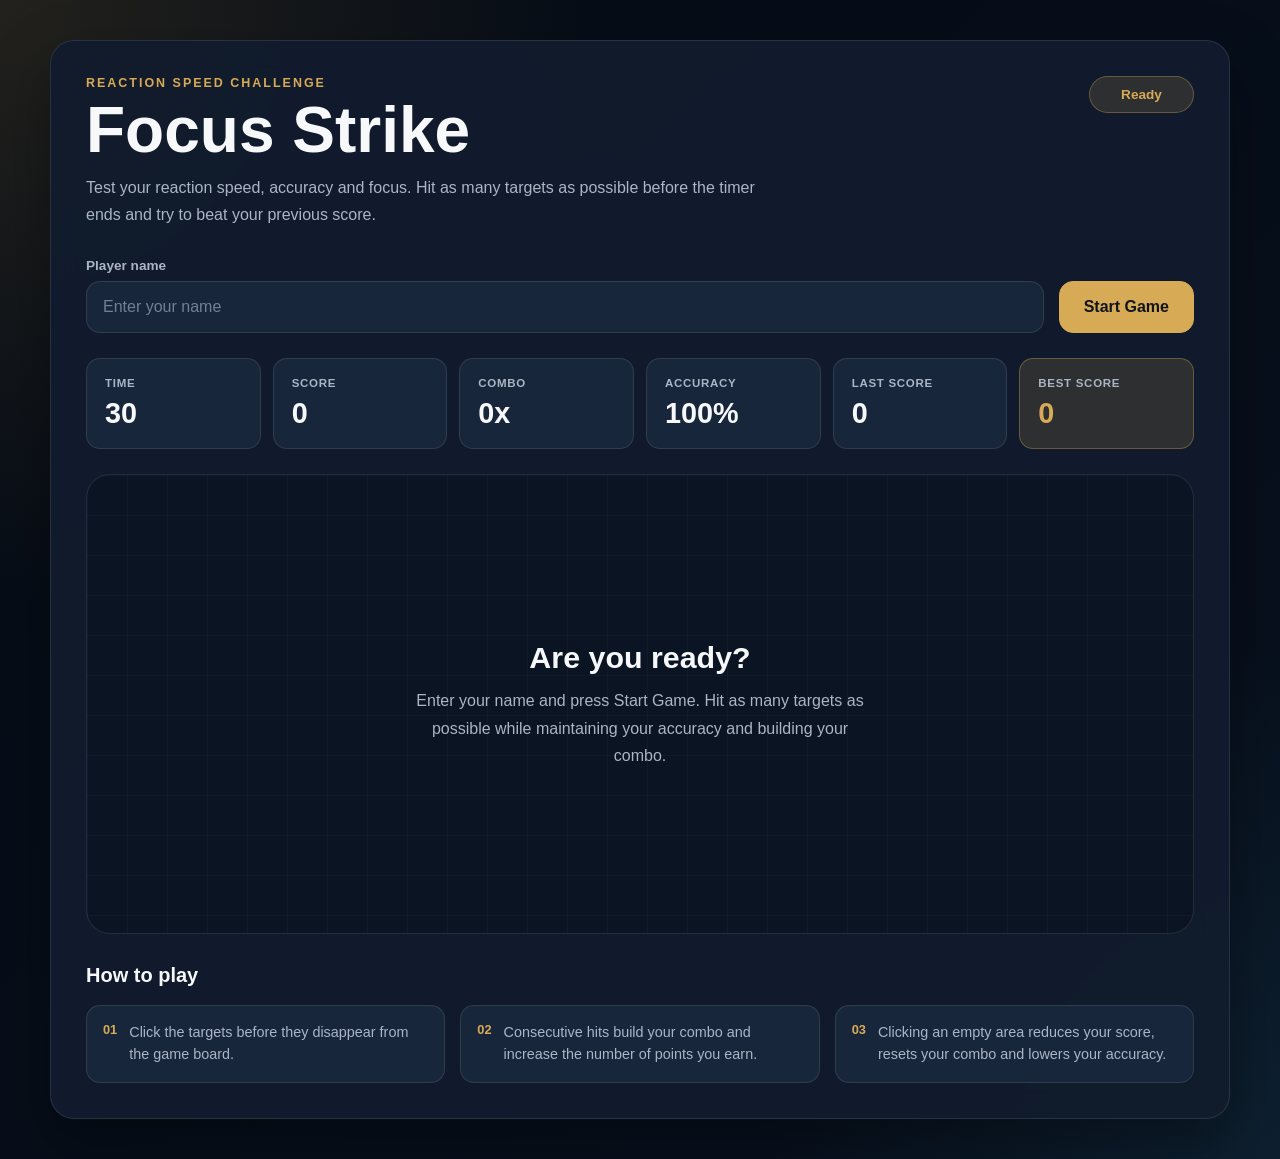
<file: index.html>
<!DOCTYPE html>
<html lang="en">
<head>
    <meta charset="UTF-8">
    <meta
        name="viewport"
        content="width=device-width, initial-scale=1.0"
    >
    <meta
        name="description"
        content="Focus Strike is a fast-paced reaction game that challenges players to beat their previous scores."
    >
    <title>Focus Strike | Reaction Speed Game</title>
    <link rel="stylesheet" href="./src/style.css">
    <meta property="og:title" content="Practise Agentic AI">
<meta property="og:description" content="Learn and practice Agentic AI with this landing page.">
<meta property="og:image" content="https://lindal23.github.io/practiseAgenticAI/image/thumbnailgame.jpg">
<meta property="og:url" content="https://lindal23.github.io/practiseAgenticAI/">
<meta property="og:type" content="website">

    <script src="./src/script.js" defer></script>
</head>

<body>

    <main class="game-container">

        <section class="game-card">

            <!-- GAME HEADER -->
            <header class="game-header">

                <div>
                    <p class="eyebrow">
                        Reaction Speed Challenge
                    </p>

                    <h1>Focus Strike</h1>

                    <p class="game-description">
                        Test your reaction speed, accuracy and focus.
                        Hit as many targets as possible before the timer ends
                        and try to beat your previous score.
                    </p>
                </div>

                <div
                    class="game-status"
                    id="gameStatus"
                >
                    Ready
                </div>

            </header>


            <!-- PLAYER DETAILS -->
            <section class="player-section">

                <div class="input-group">

                    <label for="playerName">
                        Player name
                    </label>

                    <input
                        type="text"
                        id="playerName"
                        placeholder="Enter your name"
                        maxlength="20"
                        autocomplete="off"
                    >

                </div>

                <button
                    type="button"
                    class="primary-button"
                    id="startButton"
                >
                    Start Game
                </button>

            </section>


            <!-- SCOREBOARD -->
            <section class="scoreboard">

                <article class="score-card">
                    <span class="score-label">
                        Time
                    </span>

                    <strong id="timeDisplay">
                        30
                    </strong>
                </article>

                <article class="score-card">
                    <span class="score-label">
                        Score
                    </span>

                    <strong id="scoreDisplay">
                        0
                    </strong>
                </article>

                <article class="score-card">
                    <span class="score-label">
                        Combo
                    </span>

                    <strong id="comboDisplay">
                        0x
                    </strong>
                </article>

                <article class="score-card">
                    <span class="score-label">
                        Accuracy
                    </span>

                    <strong id="accuracyDisplay">
                        100%
                    </strong>
                </article>

                <article class="score-card">
                    <span class="score-label">
                        Last Score
                    </span>

                    <strong id="lastScoreDisplay">
                        0
                    </strong>
                </article>

                <article class="score-card highlight-card">
                    <span class="score-label">
                        Best Score
                    </span>

                    <strong id="bestScoreDisplay">
                        0
                    </strong>
                </article>

            </section>


            <!-- GAME BOARD -->
            <section
                class="game-board"
                id="gameBoard"
                aria-label="Focus Strike game playing area"
            >

                <div
                    class="start-message"
                    id="startMessage"
                >

                    <h2>Are you ready?</h2>

                    <p>
                        Enter your name and press Start Game.
                        Hit as many targets as possible while maintaining
                        your accuracy and building your combo.
                    </p>

                </div>

            </section>


            <!-- GAME INSTRUCTIONS -->
            <section class="instructions">

                <h2>How to play</h2>

                <div class="instruction-list">

                    <article>
                        <span>01</span>

                        <p>
                            Click the targets before they disappear
                            from the game board.
                        </p>
                    </article>

                    <article>
                        <span>02</span>

                        <p>
                            Consecutive hits build your combo and
                            increase the number of points you earn.
                        </p>
                    </article>

                    <article>
                        <span>03</span>

                        <p>
                            Clicking an empty area reduces your score,
                            resets your combo and lowers your accuracy.
                        </p>
                    </article>

                </div>

            </section>

        </section>


        <!-- RESULT MODAL -->
        <section
            class="result-modal"
            id="resultModal"
            aria-hidden="true"
        >

            <div
                class="modal-content"
                role="dialog"
                aria-modal="true"
                aria-labelledby="resultHeading"
            >

                <p class="modal-eyebrow">
                    Game Complete
                </p>

                <h2 id="resultHeading">
                    Time is up
                </h2>

                <p id="resultMessage">
                    Your final score is 0.
                </p>

                <div class="modal-score">

                    <span>
                        Final Score
                    </span>

                    <strong id="finalScoreDisplay">
                        0
                    </strong>

                </div>

                <button
                    type="button"
                    class="primary-button"
                    id="playAgainButton"
                >
                    Play Again
                </button>

                <button
                    type="button"
                    class="secondary-button"
                    id="closeModalButton"
                >
                    Close
                </button>

            </div>

        </section>

    </main>

</body>
</html>
</file>
<file: src/style.css>
/* ========================================
   FOCUS STRIKE
   COMPLETE GAME STYLES
======================================== */


/* ========================================
   CSS VARIABLES
======================================== */

:root {
    --background: #08111f;
    --background-dark: #050b14;

    --surface: #111c2d;
    --surface-light: #18263b;
    --surface-hover: #20314a;

    --primary: #d7aa55;
    --primary-light: #f0c977;
    --primary-dark: #b98a35;
    --primary-soft: rgba(215, 170, 85, 0.15);

    --text-primary: #f7f8fa;
    --text-secondary: #aab5c5;
    --text-muted: #718096;

    --border-color: rgba(255, 255, 255, 0.1);
    --border-strong: rgba(255, 255, 255, 0.2);

    --success: #5cc98b;
    --success-soft: rgba(92, 201, 139, 0.2);

    --danger: #e46b6b;
    --danger-soft: rgba(228, 107, 107, 0.2);

    --blue: #4fd1ff;
    --gold: #ffd45f;

    --shadow: 0 25px 60px rgba(0, 0, 0, 0.35);

    --radius-large: 24px;
    --radius-medium: 14px;
    --radius-small: 8px;

    --transition: 0.25s ease;
}


/* ========================================
   GENERAL RESET
======================================== */

* {
    margin: 0;
    padding: 0;
    box-sizing: border-box;
}

html {
    scroll-behavior: smooth;
}

body {
    min-height: 100vh;

    display: flex;
    justify-content: center;
    align-items: center;

    padding: 40px 20px;

    color: var(--text-primary);

    font-family:
        Inter,
        Arial,
        Helvetica,
        sans-serif;

    background:
        radial-gradient(
            circle at top left,
            rgba(215, 170, 85, 0.14),
            transparent 35%
        ),
        radial-gradient(
            circle at bottom right,
            rgba(79, 209, 255, 0.08),
            transparent 30%
        ),
        linear-gradient(
            135deg,
            var(--background-dark),
            var(--background)
        );
}

button,
input {
    font: inherit;
}

button {
    border: none;
}

button,
.target {
    -webkit-tap-highlight-color: transparent;
}


/* ========================================
   MAIN GAME CONTAINER
======================================== */

.game-container {
    width: min(1180px, 100%);
}

.game-card {
    padding: 35px;

    background: rgba(17, 28, 45, 0.96);

    border: 1px solid var(--border-color);
    border-radius: var(--radius-large);

    box-shadow: var(--shadow);

    backdrop-filter: blur(15px);
}


/* ========================================
   GAME HEADER
======================================== */

.game-header {
    display: flex;
    justify-content: space-between;
    align-items: flex-start;

    gap: 30px;

    margin-bottom: 30px;
}

.eyebrow,
.modal-eyebrow {
    margin-bottom: 8px;

    color: var(--primary);

    font-size: 0.78rem;
    font-weight: 800;

    letter-spacing: 2px;
    text-transform: uppercase;
}

.game-header h1 {
    margin-bottom: 12px;

    font-size: clamp(2.4rem, 5vw, 4.5rem);
    line-height: 1;
}

.game-description {
    max-width: 700px;

    color: var(--text-secondary);

    font-size: 1rem;
    line-height: 1.7;
}

.game-status {
    min-width: 105px;

    padding: 10px 18px;

    color: var(--primary);
    background: var(--primary-soft);

    border: 1px solid rgba(215, 170, 85, 0.35);
    border-radius: 50px;

    font-size: 0.85rem;
    font-weight: 800;

    text-align: center;
    white-space: nowrap;
}


/* ========================================
   PLAYER SECTION
======================================== */

.player-section {
    display: flex;
    align-items: flex-end;

    gap: 15px;

    margin-bottom: 25px;
}

.input-group {
    flex: 1;
}

.input-group label {
    display: block;

    margin-bottom: 8px;

    color: var(--text-secondary);

    font-size: 0.85rem;
    font-weight: 700;
}

.input-group input {
    width: 100%;
    min-height: 52px;

    padding: 0 16px;

    color: var(--text-primary);
    background: var(--surface-light);

    border: 1px solid var(--border-color);
    border-radius: var(--radius-medium);

    outline: none;

    transition:
        border-color var(--transition),
        box-shadow var(--transition),
        transform var(--transition);
}

.input-group input::placeholder {
    color: var(--text-muted);
}

.input-group input:focus {
    border-color: var(--primary);

    box-shadow: 0 0 0 4px var(--primary-soft);
}

.input-group input:disabled {
    opacity: 0.65;
    cursor: not-allowed;
}

.input-error {
    border-color: var(--danger) !important;

    box-shadow: 0 0 0 4px var(--danger-soft) !important;

    animation: inputShake 0.3s ease;
}

@keyframes inputShake {
    25% {
        transform: translateX(-5px);
    }

    75% {
        transform: translateX(5px);
    }
}


/* ========================================
   BUTTONS
======================================== */

.primary-button,
.secondary-button {
    min-height: 52px;

    padding: 0 24px;

    border-radius: var(--radius-medium);

    font-weight: 800;

    cursor: pointer;

    transition:
        transform var(--transition),
        background var(--transition),
        border-color var(--transition),
        opacity var(--transition);
}

.primary-button {
    color: #10151d;
    background: var(--primary);

    border: 1px solid var(--primary);
}

.primary-button:hover {
    background: var(--primary-light);

    transform: translateY(-2px);
}

.primary-button:active {
    transform: translateY(0);
}

.primary-button:disabled {
    opacity: 0.5;

    cursor: not-allowed;

    transform: none;
}

.secondary-button {
    color: var(--text-primary);
    background: transparent;

    border: 1px solid var(--border-color);
}

.secondary-button:hover {
    background: var(--surface-hover);
    border-color: var(--border-strong);
}


/* ========================================
   SCOREBOARD
======================================== */

.scoreboard {
    display: grid;
    grid-template-columns: repeat(6, minmax(0, 1fr));

    gap: 12px;

    margin-bottom: 25px;
}

.score-card {
    min-width: 0;

    padding: 18px;

    background: var(--surface-light);

    border: 1px solid var(--border-color);
    border-radius: var(--radius-medium);
}

.score-label {
    display: block;

    margin-bottom: 8px;

    color: var(--text-secondary);

    font-size: 0.72rem;
    font-weight: 700;

    letter-spacing: 0.7px;
    text-transform: uppercase;
}

.score-card strong {
    display: block;

    overflow: hidden;

    font-size: clamp(1.25rem, 2.4vw, 1.8rem);

    text-overflow: ellipsis;
    white-space: nowrap;
}

.highlight-card {
    background: var(--primary-soft);
    border-color: rgba(215, 170, 85, 0.35);
}

.highlight-card strong {
    color: var(--primary);
}

.combo-active {
    color: var(--primary);

    animation: comboPulse 0.45s infinite alternate;
}

@keyframes comboPulse {
    from {
        transform: scale(1);
    }

    to {
        transform: scale(1.13);
    }
}

.time-warning {
    color: var(--danger);

    animation: timeWarning 0.5s infinite alternate;
}

@keyframes timeWarning {
    from {
        opacity: 1;
    }

    to {
        opacity: 0.4;
    }
}


/* ========================================
   GAME BOARD
======================================== */

.game-board {
    position: relative;

    width: 100%;
    height: 460px;

    overflow: hidden;

    background:
        linear-gradient(
            rgba(255, 255, 255, 0.025) 1px,
            transparent 1px
        ),
        linear-gradient(
            90deg,
            rgba(255, 255, 255, 0.025) 1px,
            transparent 1px
        ),
        #0a1423;

    background-size: 40px 40px;

    border: 1px solid var(--border-color);
    border-radius: var(--radius-large);

    cursor: crosshair;

    transition:
        box-shadow 0.1s ease,
        border-color 0.2s ease,
        transform 0.2s ease;
}

.start-message {
    position: absolute;
    top: 50%;
    left: 50%;
    z-index: 2;

    width: min(470px, 85%);

    text-align: center;

    transform: translate(-50%, -50%);
}

.start-message h2 {
    margin-bottom: 12px;

    font-size: 1.9rem;
}

.start-message p {
    color: var(--text-secondary);

    line-height: 1.7;
}


/* ========================================
   TARGETS
======================================== */

.target {
    position: absolute;
    z-index: 5;

    display: flex;
    justify-content: center;
    align-items: center;

    padding: 0;

    border: 3px solid rgba(255, 255, 255, 0.9);
    border-radius: 50%;

    cursor: crosshair;

    opacity: 0;

    transform: scale(0.25);

    box-shadow:
        0 0 0 5px rgba(215, 170, 85, 0.12),
        0 12px 30px rgba(0, 0, 0, 0.45);

    transition:
        opacity 0.1s ease,
        transform 0.1s ease;
}

.target-visible {
    opacity: 1;

    transform: scale(1);

    animation: targetPulse 0.5s infinite alternate;
}

.target:hover {
    transform: scale(1.1);
}

.target:active {
    transform: scale(0.8);
}

.normal-target {
    background:
        radial-gradient(
            circle,
            #f4c66a 0 18%,
            #18263b 19% 36%,
            #d7aa55 37% 53%,
            #18263b 54% 69%,
            #d7aa55 70%
        );
}

.gold-target {
    background:
        radial-gradient(
            circle,
            #fff4bd 0 18%,
            #8b671b 19% 37%,
            #ffd45f 38% 55%,
            #8b671b 56% 70%,
            #ffd45f 71%
        );

    box-shadow:
        0 0 20px rgba(255, 212, 95, 0.75),
        0 12px 30px rgba(0, 0, 0, 0.45);
}

.speed-target {
    background:
        radial-gradient(
            circle,
            #d9f7ff 0 18%,
            #13475e 19% 37%,
            #4fd1ff 38% 55%,
            #13475e 56% 70%,
            #4fd1ff 71%
        );

    animation:
        targetPulse 0.3s infinite alternate,
        speedTargetShake 0.14s infinite alternate;
}

.bomb-target {
    background:
        radial-gradient(
            circle,
            #ffb2b2 0 17%,
            #421919 18% 37%,
            #e46b6b 38% 55%,
            #421919 56% 70%,
            #e46b6b 71%
        );

    border-color: #ffbbbb;

    box-shadow:
        0 0 22px rgba(228, 107, 107, 0.7),
        0 12px 30px rgba(0, 0, 0, 0.45);
}

.target-centre {
    width: 10px;
    height: 10px;

    background: #ffffff;

    border-radius: 50%;
}

.target-label {
    position: absolute;
    top: -24px;
    left: 50%;

    padding: 3px 7px;

    color: #ffffff;
    background: rgba(5, 11, 20, 0.94);

    border-radius: 4px;

    font-size: 0.58rem;
    font-weight: 900;

    letter-spacing: 0.3px;
    white-space: nowrap;

    transform: translateX(-50%);
}

.target-hit {
    pointer-events: none;

    animation: targetHit 0.14s forwards;
}

.target-missed {
    pointer-events: none;

    animation: targetMissed 0.16s forwards;
}

@keyframes targetPulse {
    from {
        box-shadow:
            0 0 0 3px rgba(215, 170, 85, 0.1),
            0 10px 25px rgba(0, 0, 0, 0.4);
    }

    to {
        box-shadow:
            0 0 0 9px rgba(215, 170, 85, 0.02),
            0 15px 35px rgba(0, 0, 0, 0.5);
    }
}

@keyframes targetHit {
    to {
        opacity: 0;
        transform: scale(1.6);
    }
}

@keyframes targetMissed {
    to {
        opacity: 0;
        transform: scale(0);
    }
}

@keyframes speedTargetShake {
    from {
        margin-left: -2px;
    }

    to {
        margin-left: 2px;
    }
}


/* ========================================
   GAME EFFECTS
======================================== */

.floating-points,
.miss-text {
    position: absolute;
    z-index: 25;

    pointer-events: none;

    font-size: 1rem;
    font-weight: 900;

    transform: translate(-50%, -50%);

    animation: floatingText 0.7s forwards;
}

.floating-points {
    color: #72e6a0;
}

.miss-text {
    color: #ff7676;
}

@keyframes floatingText {
    from {
        opacity: 1;

        transform:
            translate(-50%, -50%)
            scale(1);
    }

    to {
        opacity: 0;

        transform:
            translate(-50%, -95px)
            scale(1.35);
    }
}

.hit-effect {
    position: absolute;
    z-index: 20;

    width: 15px;
    height: 15px;

    pointer-events: none;

    border: 3px solid var(--primary);
    border-radius: 50%;

    transform: translate(-50%, -50%);

    animation: hitEffect 0.4s forwards;
}

@keyframes hitEffect {
    from {
        width: 15px;
        height: 15px;

        opacity: 1;
    }

    to {
        width: 85px;
        height: 85px;

        opacity: 0;
    }
}

.successful-hit {
    box-shadow:
        inset 0 0 28px rgba(92, 201, 139, 0.22);
}

.missed-click {
    box-shadow:
        inset 0 0 38px rgba(228, 107, 107, 0.28);
}

.difficulty-pulse {
    animation: difficultyPulse 0.4s ease;
}

@keyframes difficultyPulse {
    50% {
        border-color: var(--primary);

        transform: scale(0.995);
    }
}

.difficulty-message {
    position: absolute;
    top: 50%;
    left: 50%;
    z-index: 30;

    color: rgba(255, 255, 255, 0.9);

    font-size: clamp(2.5rem, 8vw, 6rem);
    font-weight: 900;

    letter-spacing: 8px;
    text-align: center;

    pointer-events: none;

    transform: translate(-50%, -50%);

    animation: difficultyMessage 0.9s forwards;
}

@keyframes difficultyMessage {
    from {
        opacity: 0;

        transform:
            translate(-50%, -50%)
            scale(0.7);
    }

    35% {
        opacity: 0.75;
    }

    to {
        opacity: 0;

        transform:
            translate(-50%, -50%)
            scale(1.25);
    }
}


/* ========================================
   INSTRUCTIONS
======================================== */

.instructions {
    margin-top: 30px;
}

.instructions h2 {
    margin-bottom: 18px;

    font-size: 1.25rem;
}

.instruction-list {
    display: grid;
    grid-template-columns: repeat(3, 1fr);

    gap: 15px;
}

.instruction-list article {
    display: flex;
    align-items: flex-start;

    gap: 12px;

    padding: 16px;

    background: var(--surface-light);

    border: 1px solid var(--border-color);
    border-radius: var(--radius-medium);
}

.instruction-list span {
    color: var(--primary);

    font-size: 0.8rem;
    font-weight: 900;
}

.instruction-list p {
    color: var(--text-secondary);

    font-size: 0.9rem;
    line-height: 1.5;
}


/* ========================================
   RESULT MODAL
======================================== */

.result-modal {
    position: fixed;
    inset: 0;
    z-index: 1000;

    display: none;
    justify-content: center;
    align-items: center;

    padding: 20px;

    background: rgba(2, 7, 14, 0.84);

    backdrop-filter: blur(10px);
}

.result-modal.show {
    display: flex;
}

.modal-content {
    width: min(450px, 100%);

    padding: 35px;

    text-align: center;

    background: var(--surface);

    border: 1px solid var(--border-color);
    border-radius: var(--radius-large);

    box-shadow: var(--shadow);

    animation: modalAppear 0.25s ease;
}

@keyframes modalAppear {
    from {
        opacity: 0;

        transform:
            translateY(20px)
            scale(0.95);
    }

    to {
        opacity: 1;

        transform:
            translateY(0)
            scale(1);
    }
}

.modal-content h2 {
    margin-bottom: 10px;

    font-size: 2rem;
}

.modal-content > p:not(.modal-eyebrow) {
    color: var(--text-secondary);

    line-height: 1.6;
}

.modal-score {
    margin: 25px 0;
    padding: 20px;

    background: var(--primary-soft);

    border: 1px solid rgba(215, 170, 85, 0.35);
    border-radius: var(--radius-medium);
}

.modal-score span {
    display: block;

    margin-bottom: 6px;

    color: var(--text-secondary);

    font-size: 0.8rem;

    letter-spacing: 1px;
    text-transform: uppercase;
}

.modal-score strong {
    color: var(--primary);

    font-size: 3rem;
}

.modal-content .primary-button,
.modal-content .secondary-button {
    width: 100%;
}

.modal-content .secondary-button {
    margin-top: 10px;
}


/* ========================================
   RESPONSIVE DESIGN
======================================== */

@media screen and (max-width: 1000px) {
    .scoreboard {
        grid-template-columns: repeat(3, 1fr);
    }
}

@media screen and (max-width: 800px) {
    body {
        padding: 20px 12px;
    }

    .game-card {
        padding: 24px;
    }

    .game-header {
        flex-direction: column;

        gap: 18px;
    }

    .player-section {
        align-items: stretch;
        flex-direction: column;
    }

    .instruction-list {
        grid-template-columns: 1fr;
    }

    .game-board {
        height: 400px;
    }
}

@media screen and (max-width: 520px) {
    .game-card {
        padding: 17px;
    }

    .game-header h1 {
        font-size: 2.5rem;
    }

    .game-description {
        font-size: 0.92rem;
    }

    .scoreboard {
        grid-template-columns: repeat(2, 1fr);

        gap: 9px;
    }

    .score-card {
        padding: 14px;
    }

    .score-card strong {
        font-size: 1.4rem;
    }

    .game-board {
        height: 350px;

        border-radius: 18px;
    }

    .start-message h2 {
        font-size: 1.5rem;
    }

    .start-message p {
        font-size: 0.9rem;
    }

    .modal-content {
        padding: 28px 20px;
    }

    .difficulty-message {
        letter-spacing: 4px;
    }
}
</file>
